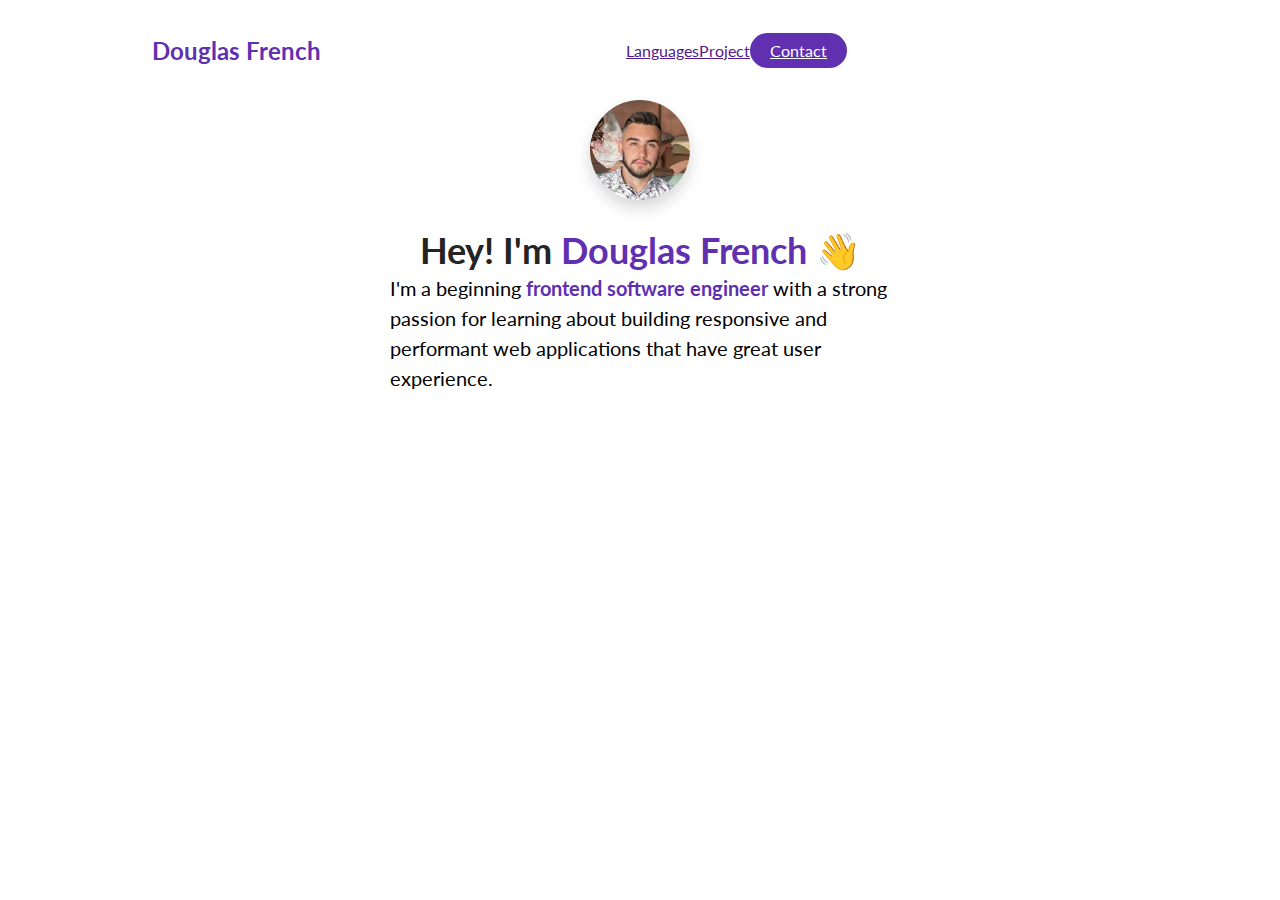
<file: index.html>
<!DOCTYPE html>
<html lang="en">
<head>
    <meta charset="UTF-8">
    <meta http-equiv="X-UA-Compatible" content="IE=edge">
    <meta name="viewport" content="width=device-width, initial-scale=1.0">
    <title>Document</title>
<link rel="stylesheet" href="./styles.css">
</head>
<body>
    <section id="about-me">
        <nav>
            <div class="personal__logo">Douglas French</div>
            <ul class="nav__link--list">
                <li class="nav__link">
                    <a href="" class="
                    nav__list--anchor
                    link__hover-effect
                    link__hover-effect--black">Languages</a>
                </li>
                <li class="nav__link">
                    <a href="" class="
                    nav__list--anchor
                    link__hover-effect
                    link__hover-effect--black">Project</a>
                </li>
                <li class="nav__link">
                    <a href="" class="
                    nav__list--anchor
                    nav__link--anchor-primary
                    ">Contact</a>
                </li>
            </ul>
        </nav>
        <div class=" flex flex-1">
            <div class="about-me__info row">
                <div class="about-me__info--container">
                    <figure class="about-me__info--mask">
                        <img src="./assets/me.jpeg" class="about-me__picture" alt="Picture of david">
                    </figure>
                    <h1>
                    Hey! I'm <span class="text--purple">Douglas French</span> 👋
                    </h1>
                    <p class="about-me__info--para">
                        I'm a beginning <strong class="text--purple">frontend software engineer</strong> with a strong passion for learning about building responsive and performant web applications that have great user experience.
                    </p>
                </div>
            </div>
        </div>
    </section>
</body>
</html>
</file>
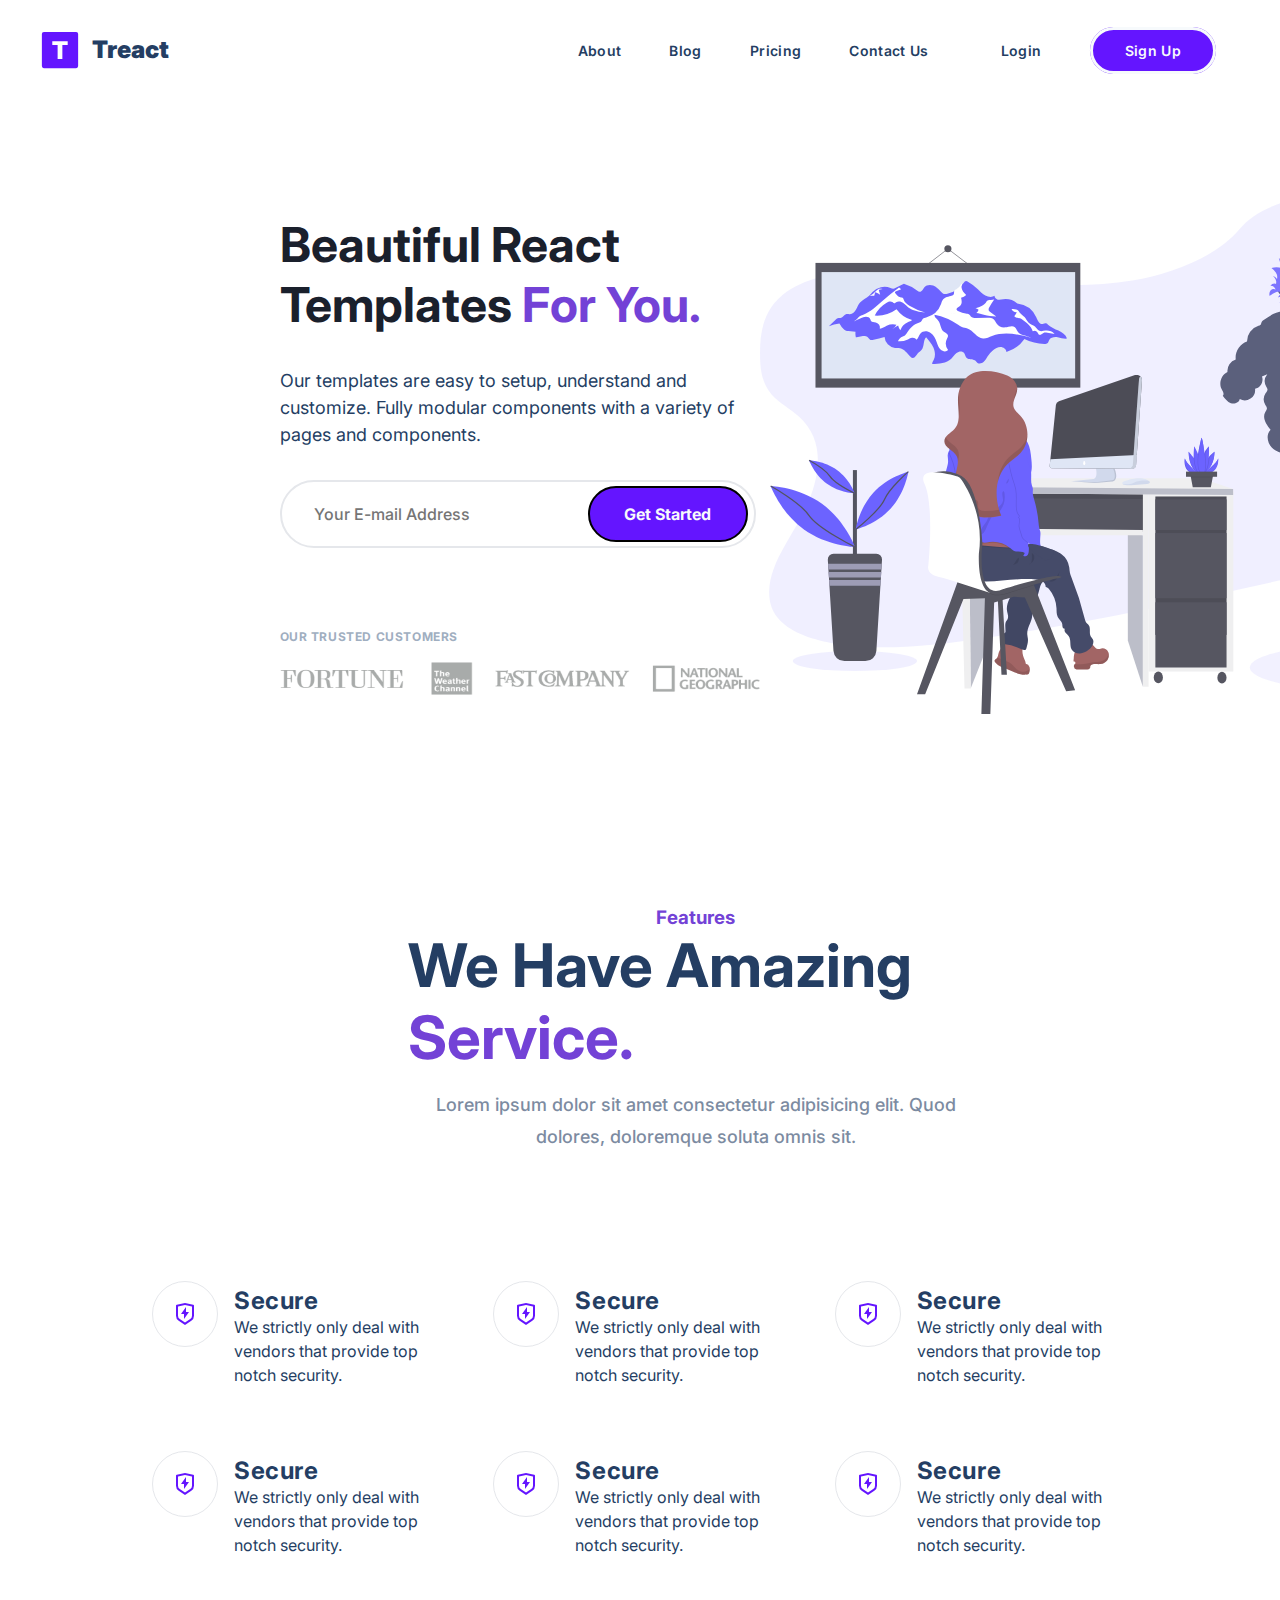
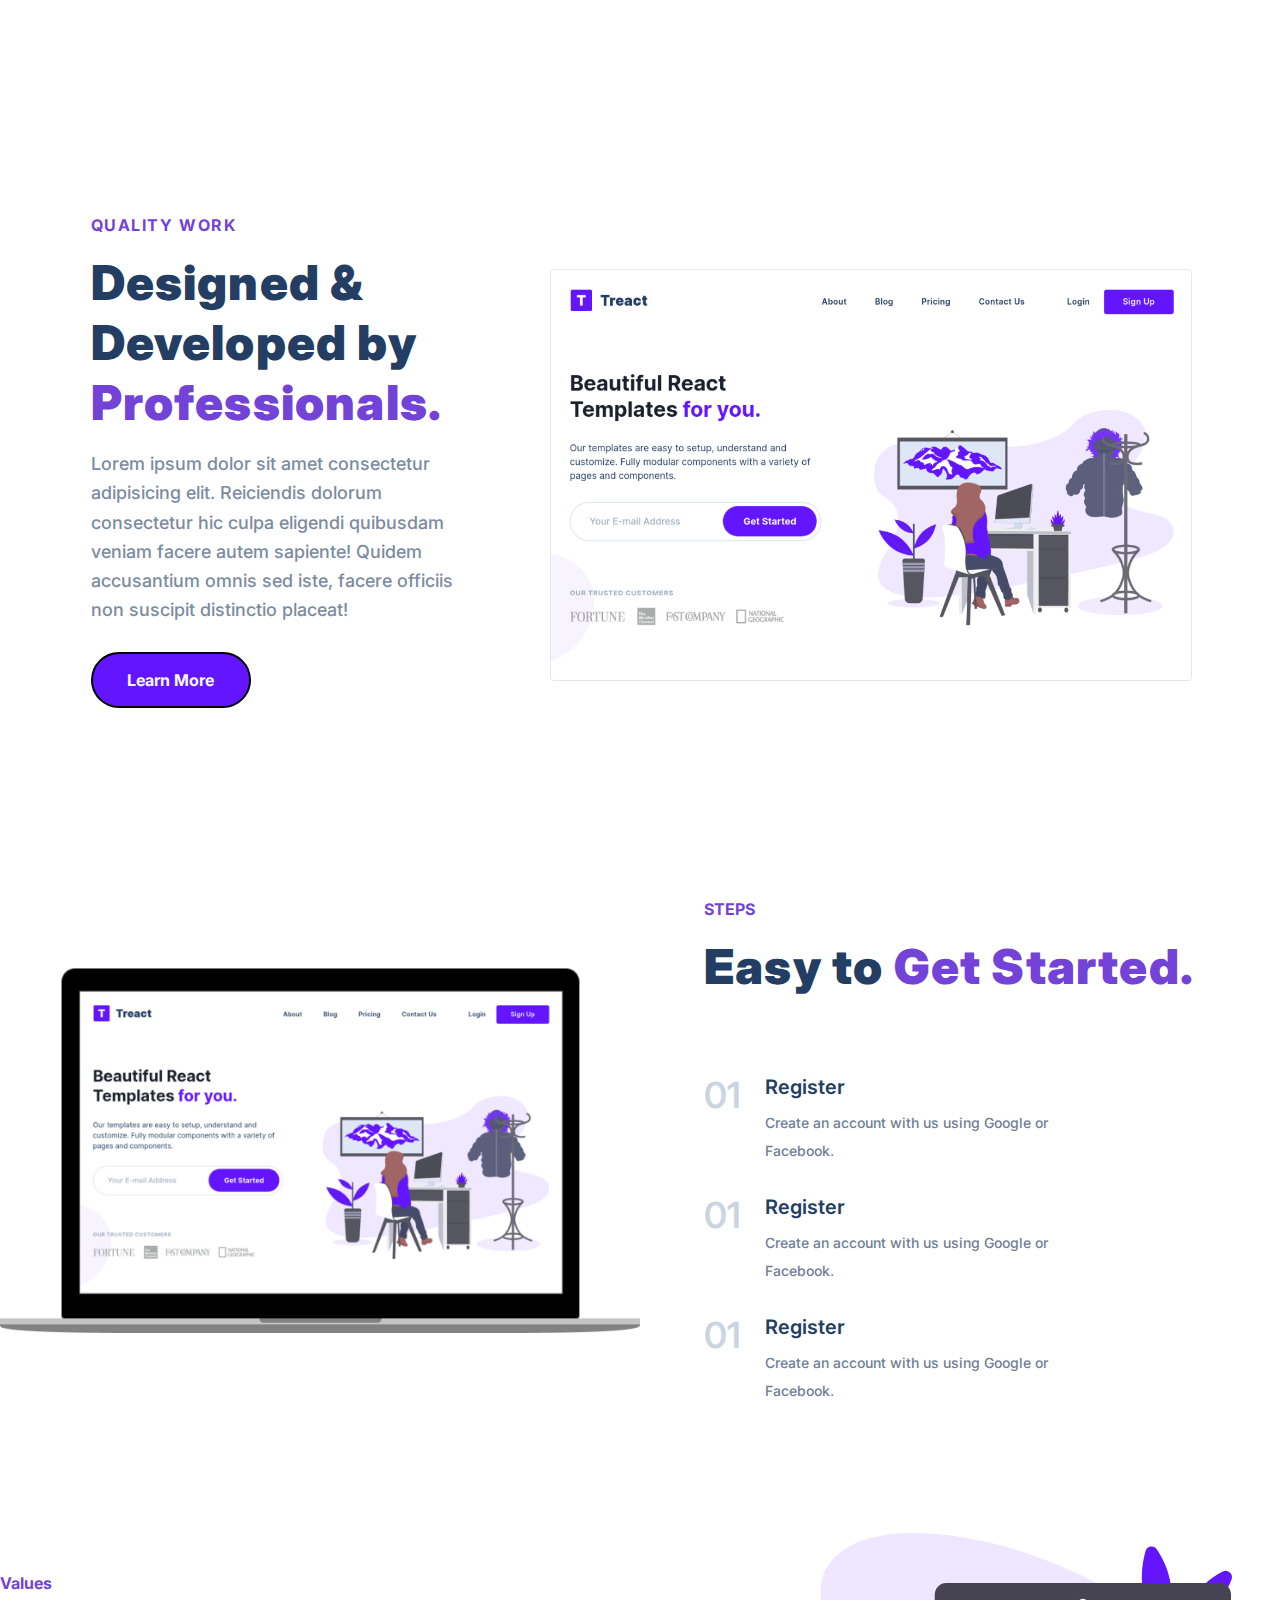
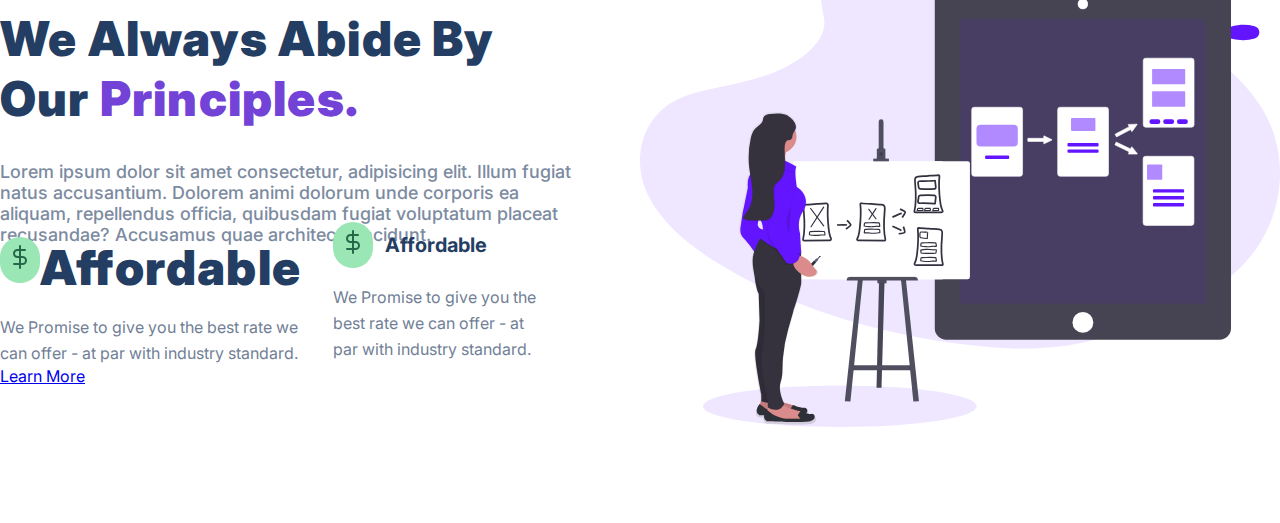
<file: Final HTML/index.html>
<!DOCTYPE html>
<html lang="en">
    <head>
        <link rel="stylesheet" href="styles.css">
        <meta charset="UTF-8">
        <meta http-equiv="X-UA-Compatible" content="IE=edge">
        <meta name="viewport" content="width=device-width, initial-scale=1.0">
        <title>Final HTML</title>
    </head>
    <body>
        <section id="nav">
            <nav>
                <div class="nav__container">
                    <a href="" class="logo__container">
                        <img src="./assets/TReact__logo.svg" alt="Treact Logo" class="logo__img">
                        Treact
                    </a>
                    <div class="nav__links--con">
                        <ul class="nav__links">
                            <li>
                                <a href="#" class="nav__link">About</a>
                            </li>
                            <li>
                                <a href="#" class="nav__link">Blog</a>
                            </li>
                            <li>
                                <a href="#" class="nav__link">Pricing</a>
                            </li>
                            <li>
                                <a href="#" class="nav__link">Contact Us</a>
                            </li>
                            <li>
                                <a href="#" class="nav__link nav__link--light">Login</a>
                            </li>
                            <li>
                                <a href="#" class="nav__link nav__link--primary">Sign Up</a>
                            </li>
                        </ul>
                    </div>
                </div>
            </nav>
        </section>
        <section id="landing">
            <div class="container">
                <div class="row two__column">
                    <div class="left">
                        <h1 class="left__heading">Beautiful React Templates
                            <span class="purple">For You.</span>
                        </h1>
                        <p class="left__para">Our templates are easy to setup, understand and customize. 
                            Fully modular components
                             with a variety of pages and components.</p>
                    
                    <div class="left__action">
                        <input type="text" placeholder="Your E-mail Address" class="input">
                        <button class="btn absolute__righttop">Get Started</button>
                    </div>
                    
                    <div class="customer__logo">
                        <p class="customer__para">Our TRUSTED Customers</p>
                        <img src="./assets/customers-logo-strip.680ac7c2.png" alt="" class="customer__img">
                    </div>
                </div>
                    <div class="right">
                        <div class="img__container--right">
                        <img src="./assets/undraw_winter_designer_a-2-m7.svg" alt="" class="right__img">
                    </div>
                    </div>
                </div>
            </div>
        </section>
        <section id="features">
            <div class="container">
                    <div class="three__column--container">
                        <div class="three-subheading">
                        <h3 class="three_subtitle"><span class="purple">Features</span></h3>
                    </div>
                        <div class="three__column--textcontainer">
                        <h2 class="three_heading">We Have Amazing <span class="purple">Service.</span></h2>
                        <p class="three__description">Lorem ipsum dolor sit amet consectetur adipisicing elit. Quod dolores, doloremque soluta omnis sit.
                        </p>
                    </div>
                    </div>
                    <div class="three__serperation"></div>
                    <div class="row three__column">

                        <div class="three__column--column">
                            <div class="column__card">
                                <span class="img__container">
                                    <img src="./assets/shield-icon1.svg" alt="Shield Icon" class="img__three">
                                </span>
                                <span class="text__container">
                                    <span class="title">Secure</span>
                                    <p class="description">We strictly only deal with vendors that provide top notch security.</p>
                                </span>
                            </div>
                        </div>
                        <div class="three__column--column">
                            <div class="column__card">
                                <span class="img__container">
                                    <img src="./assets/shield-icon1.svg" alt="Shield Icon" class="img__three">
                                </span>
                                <span class="text__container">
                                    <span class="title">Secure</span>
                                    <p class="description">We strictly only deal with vendors that provide top notch security.</p>
                            </span>
                        </div>
                    </div>
                    <div class="three__column--column">
                        <div class="column__card">
                            <span class="img__container">
                                <img src="./assets/shield-icon1.svg" alt="Shield Icon" class="img__three">
                            </span>
                            <span class="text__container">
                                <span class="title">Secure</span>
                                <p class="description">We strictly only deal with vendors that provide top notch security.</p>
                            </span>
                        </div>
                    </div>
                    <div class="three__column--column">
                        <div class="column__card">
                            <span class="img__container">
                                <img src="./assets/shield-icon1.svg" alt="Shield Icon" class="img__three">
                            </span>
                            <span class="text__container">
                                <span class="title">Secure</span>
                                <p class="description">We strictly only deal with vendors that provide top notch security.</p>
                            </span>
                        </div>
                    </div>
                    <div class="three__column--column">
                        <div class="column__card">
                            <span class="img__container">
                                <img src="./assets/shield-icon1.svg" alt="Shield Icon" class="img__three">
                            </span>
                            <span class="text__container">
                                <span class="title">Secure</span>
                                <p class="description">We strictly only deal with vendors that provide top notch security.</p>
                            </span>
                        </div>
                    </div>
                    <div class="three__column--column">
                        <div class="column__card">
                            <span class="img__container">
                                <img src="./assets/shield-icon1.svg" alt="Shield Icon" class="img__three">
                            </span>
                            <span class="text__container">
                                <span class="title">Secure</span>
                                <p class="description">We strictly only deal with vendors that provide top notch security.</p>
                            </span>
                        </div>
                    </div>
                </div>
                
            </div>
        </section>

        <section class="twocolwithbutton">
            <div class="twocolwithbutton__container">
                <div class="twocolwithbutton__twocolumn">
                    <div class="twocolwithbutton__imgcolumn">
                        <img src="./assets/why is that shit sqaure.png" alt="Screenshot of above landing" class="twocolwithbutton__img">
                        </div>
                <div class="twocolwithbutton__textcontent">
                    <div class="twocolwithbutton__textwords">
                    <h5 class="twocolwithbutton__subheading">
                        <span class="purple subheading__buttoncol">Quality Work</span>
                    </h5>
                    <h2 class="twocolwithbutton__heading">
                        Designed & Developed by <span class="purple">Professionals.</span>
                    </h2>
                    <p class="twocolwithbutton__description">Lorem ipsum dolor sit amet consectetur adipisicing elit. Reiciendis dolorum consectetur hic culpa eligendi quibusdam veniam facere autem sapiente! Quidem accusantium omnis sed iste, facere officiis non suscipit distinctio placeat!</p>
                    <a href="" class="twocolwithbutton__button">
                        <button class="btn">Learn More</button>
                    </a>
                </div>
            </div>
                
            </div>
        </div>
        </section>
        <section class="steps">
            <div class="twocolumnsteps__container">
                <div class="twocolumnsteps__column">
                    <div class="twocolumnsteps__imgcolumn">
                        <img src="./assets/thelaptop be where its at.png" alt="" class="twocolwithsteps__image">
                    </div>
                    <div class="twocolwithsteps__textcol">
                        <div class="twocolwithsteps__text">
                            <h5 class="steps__subheading"><span class="purple">STEPS</span></h5>
                            <h2 class="steps__heading">Easy to <span class="purple">Get Started.</span></h2>
                            <ul class="twocolwithsteps__steps">
                                <li class="twocolwithsteps__step"><div class="twocolwithsteps__number">01</div><div class="twocolwithsteps__steptext">
                                    <h6 class="stepheading">Register</h6> <p class="stepdescription">Create an account with us using Google or Facebook.</p>
                                </div></li>
                                <li class="twocolwithsteps__step"><div class="twocolwithsteps__number">01</div><div class="twocolwithsteps__steptext">
                                    <h6 class="stepheading">Register</h6> <p class="stepdescription">Create an account with us using Google or Facebook.</p>
                                </div></li>
                                <li class="twocolwithsteps__step"><div class="twocolwithsteps__number">01</div><div class="twocolwithsteps__steptext">
                                    <h6 class="stepheading">Register</h6> <p class="stepdescription">Create an account with us using Google or Facebook.</p>
                                </div></li>
                            </ul>
                        </div>
                    </div>
                </div>
            </div>
        </section>
        <section class="twocoltwohor">
            <div class="twocolwithtwohor__container">
                <div class="twocolwithtwohor__twocolumn">
                    <div class="twocolwithhor__imagecolumn">
                        <img src="./assets/twocolwithhor.svg" alt="presentation illustration" class="twocolwithtwohor__image">
                    </div>
                    <div class="twocolwithtwohor__textcolumn">
                        <div class="twocolwithtwohor__textcontent">
                            <h5 class="twocolwithtwohor__subheading"><span class="purple">Values</span></h5>
                            <h2 class="twocolwithtwohor__heading">We Always Abide By Our <span class="purple">Principles.</span></h2>
                            <p class="twocolwithtwohor__description">
                                Lorem ipsum dolor sit amet consectetur, adipisicing elit. Illum fugiat natus accusantium. Dolorem animi dolorum unde corporis ea aliquam, repellendus officia, quibusdam fugiat voluptatum placeat recusandae? Accusamus quae architecto incidunt.
                            </p>
                            <div class="twocolwithtwohor__featuresandbutton--feature">
                                <div class="twocolwithtwohor__feature">
                                    <div class="twocolwithtwohor__featureheading--container">
                                        <div class="twocolwithtwohor__featureicon">
                                            <svg xmlns="http://www.w3.org/2000/svg" width="24" height="24" viewBox="0 0 24 24" fill="none" stroke="currentColor" stroke-width="2" stroke-linecap="round" stroke-linejoin="round" class="feather feather-dollar-sign"><line x1="12" y1="1" x2="12" y2="23"></line><path d="M17 5H9.5a3.5 3.5 0 0 0 0 7h5a3.5 3.5 0 0 1 0 7H6"></path></svg>
                                            </div>
                                            <div class="twocolwithtwohor__heading">Affordable</div>
                                    </div>
                                    <div class="twocolwithtwohor__featuredescription">We Promise to give you the best rate we can offer - at par with industry standard.</div>
                                </div>
                                <div class="twocolwithtwohor__feature">
                                    <div class="twocolwithtwohor__featureheading--container">
                                        <div class="twocolwithtwohor__featureicon">
                                            <svg xmlns="http://www.w3.org/2000/svg" width="24" height="24" viewBox="0 0 24 24" fill="none" stroke="currentColor" stroke-width="2" stroke-linecap="round" stroke-linejoin="round" class="feather feather-dollar-sign"><line x1="12" y1="1" x2="12" y2="23"></line><path d="M17 5H9.5a3.5 3.5 0 0 0 0 7h5a3.5 3.5 0 0 1 0 7H6"></path></svg>
                                            </div>
                                            <div class="twocolwithtwohor__featureheading">Affordable</div>
                                    </div>
                                    <div class="twocolwithtwohor__featuredescription">We Promise to give you the best rate we can offer - at par with industry standard.</div>
                                </div>
                            </div>
                            <a href="https://timerse.com" class="twocolwithtwohor__PrimaryButton">Learn More</a>
                        </div>
                    </div>
                </div>
            </div>
        </section>
    </body>
</html>
</file>
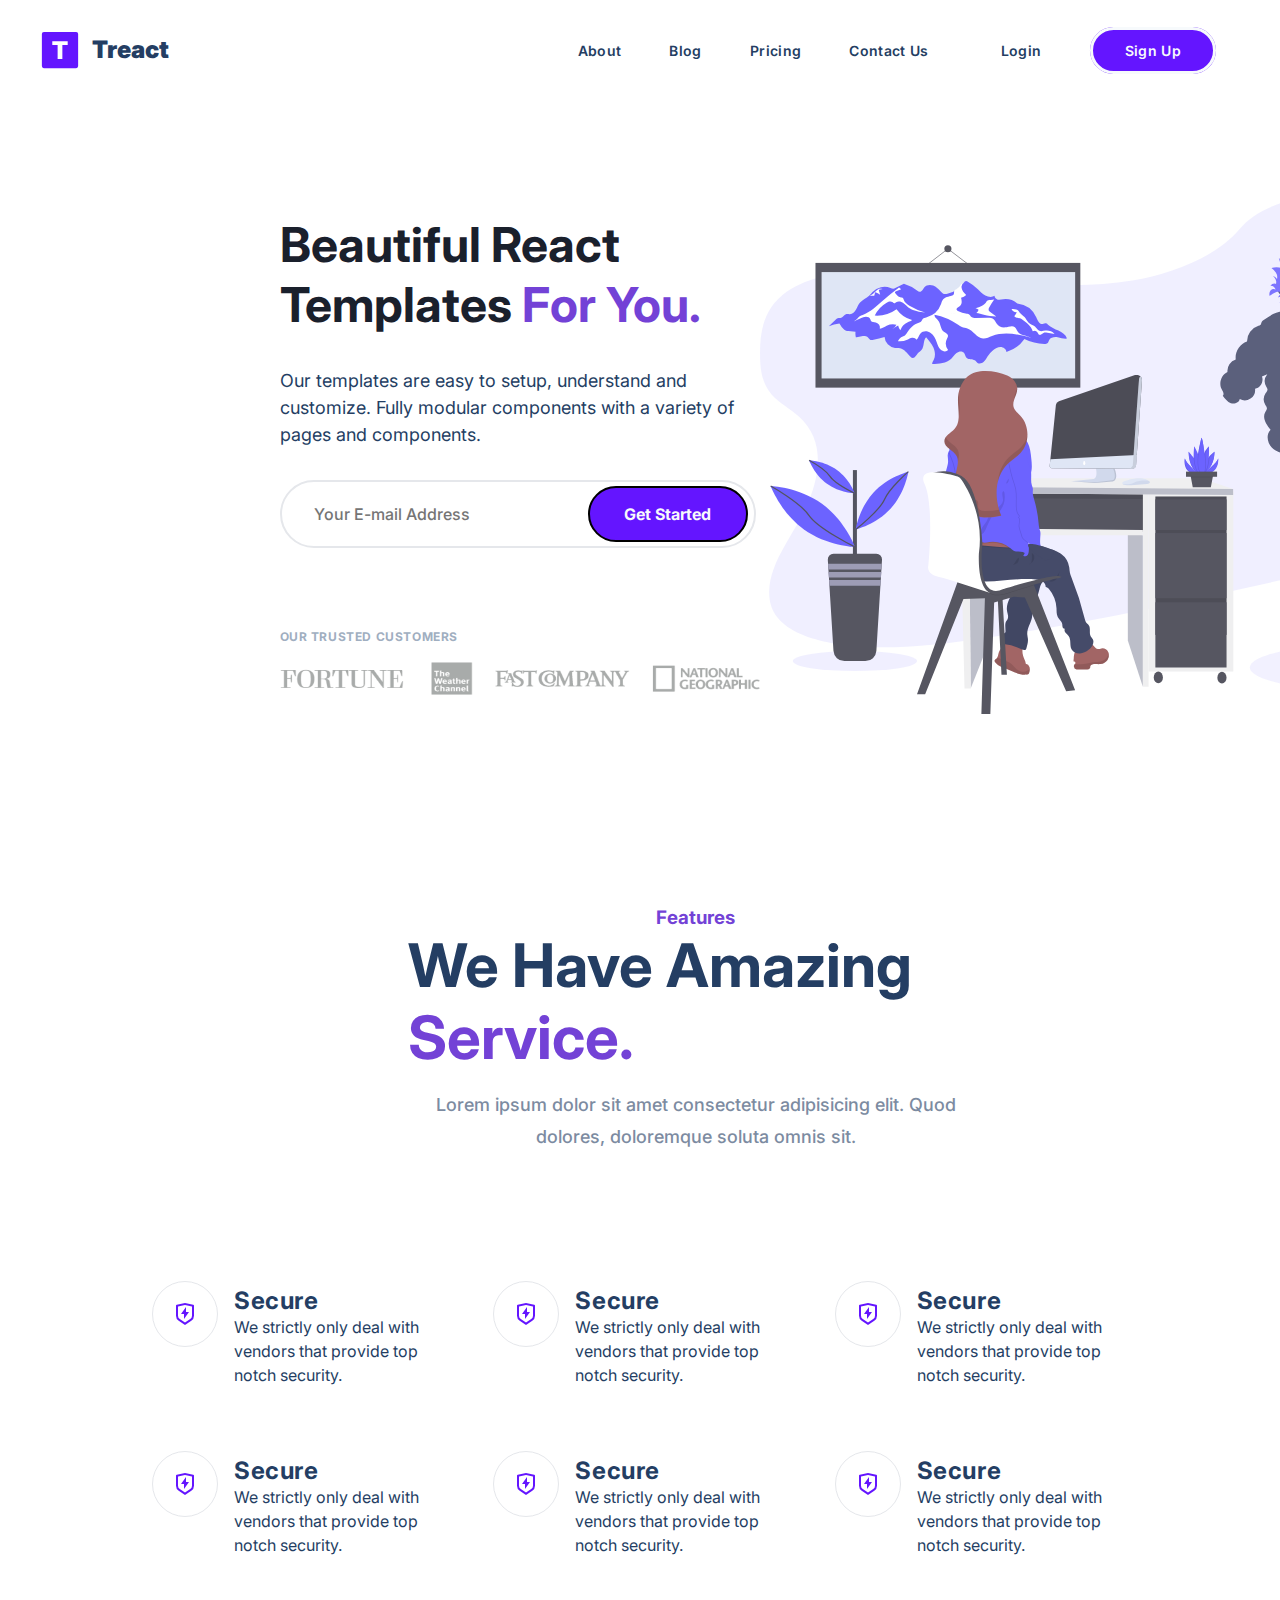
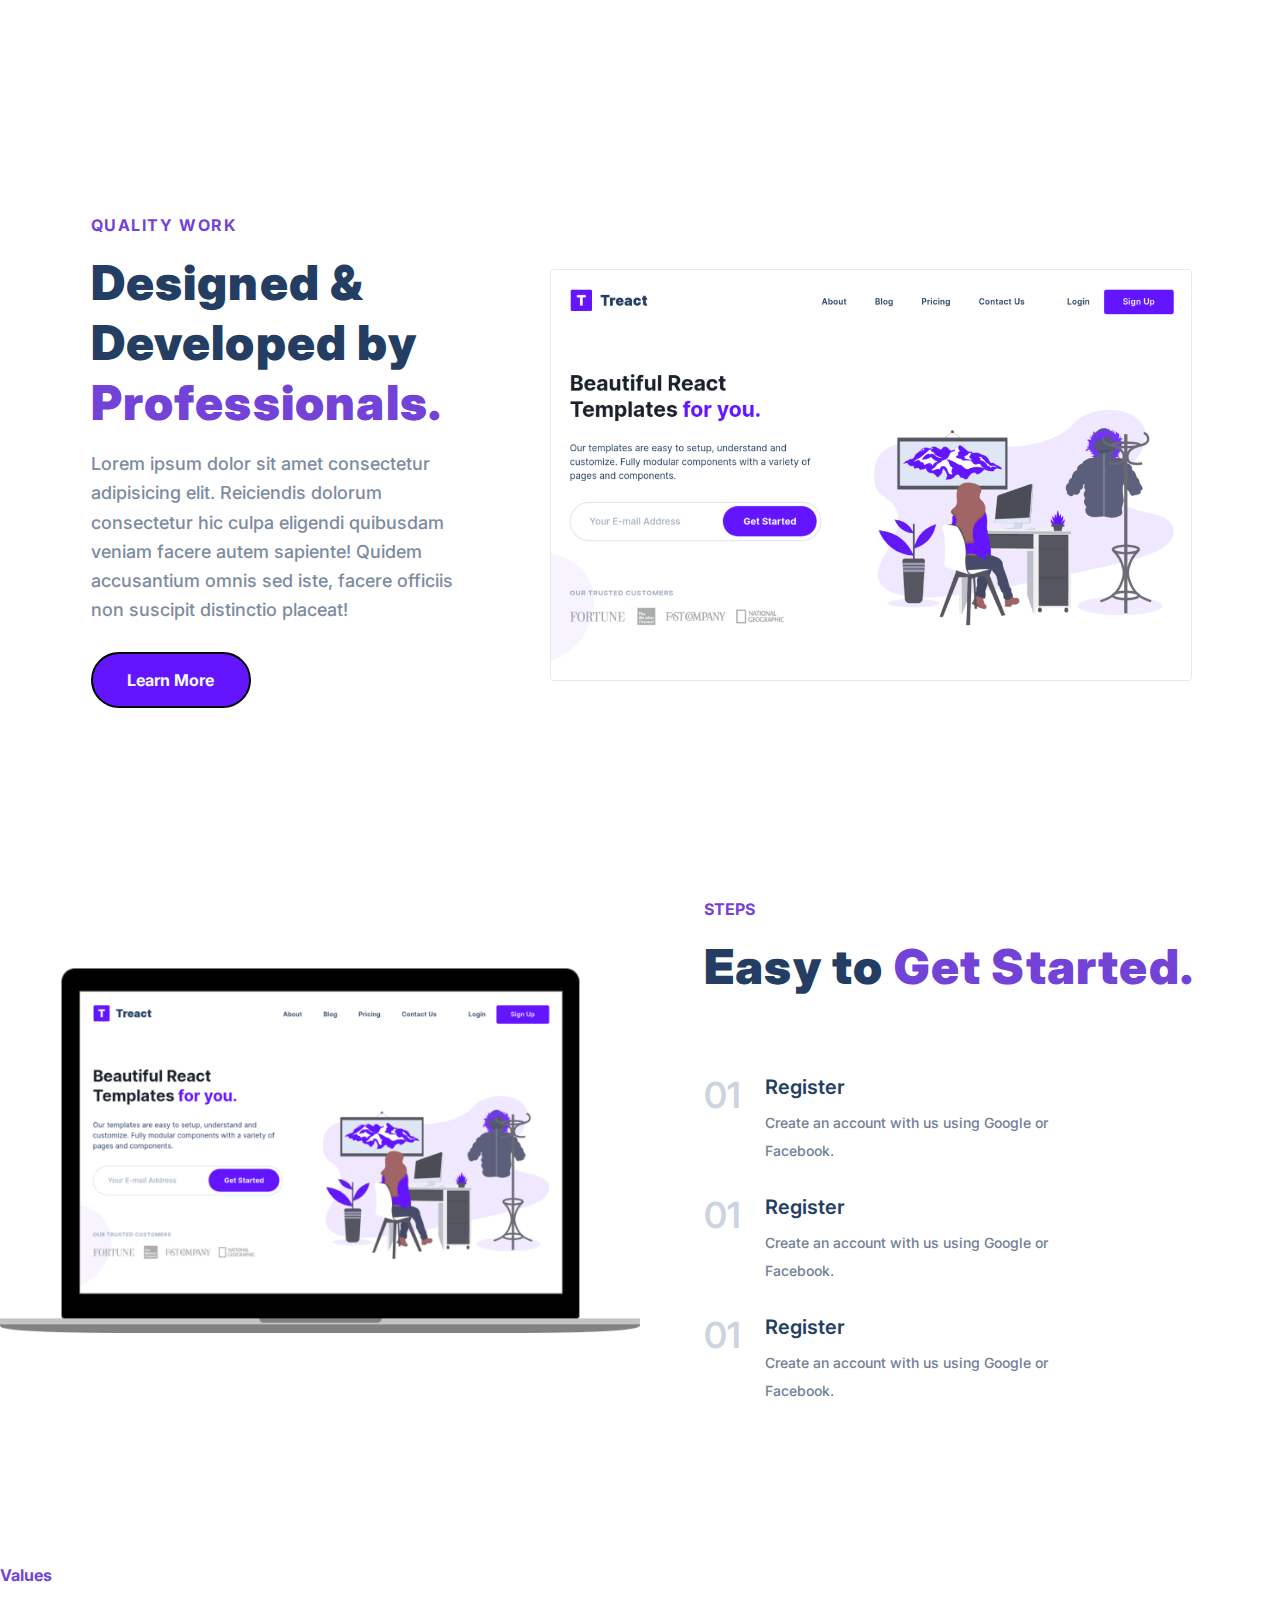
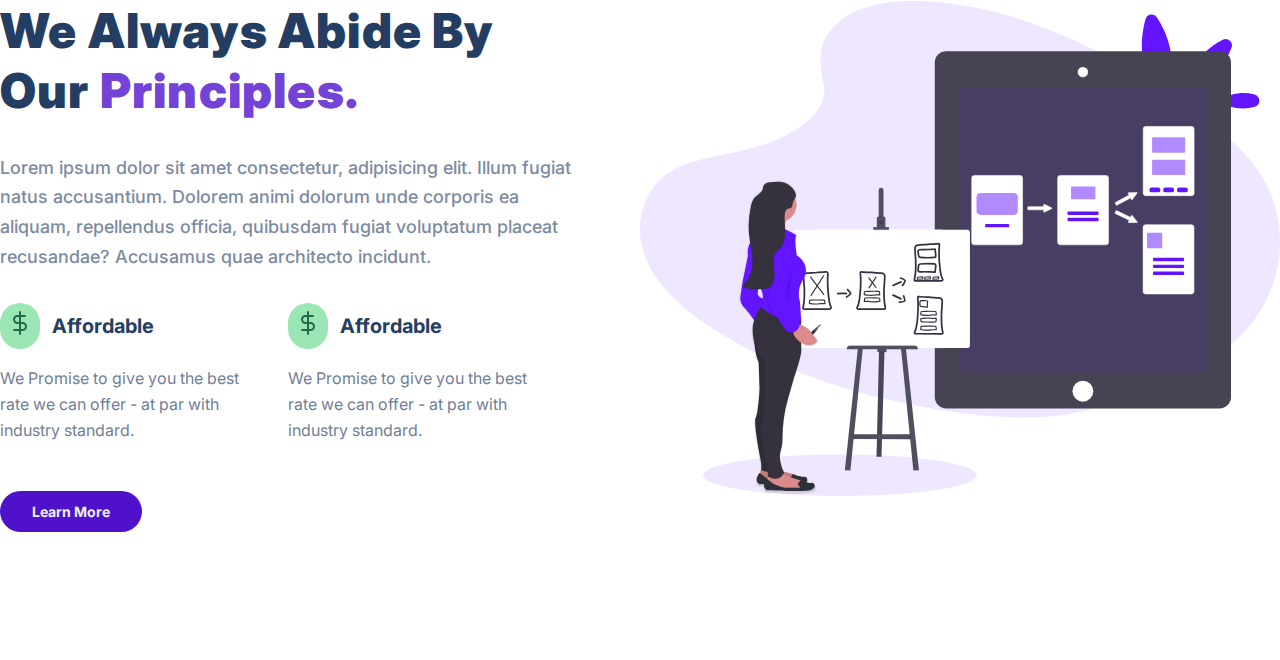
<file: Final HTML/Final HTML/index.html>
<!DOCTYPE html>
<html lang="en">
    <head>
        <link rel="stylesheet" href="styles.css">
        <meta charset="UTF-8">
        <meta http-equiv="X-UA-Compatible" content="IE=edge">
        <meta name="viewport" content="width=device-width, initial-scale=1.0">
        <title>Final HTML</title>
    </head>
    <body>
        <section id="nav">
            <nav>
                <div class="nav__container">
                    <a href="" class="logo__container">
                        <img src="./assets/TReact__logo.svg" alt="Treact Logo" class="logo__img">
                        Treact
                    </a>
                    <div class="nav__links--con">
                        <ul class="nav__links">
                            <li>
                                <a href="#" class="nav__link">About</a>
                            </li>
                            <li>
                                <a href="#" class="nav__link">Blog</a>
                            </li>
                            <li>
                                <a href="#" class="nav__link">Pricing</a>
                            </li>
                            <li>
                                <a href="#" class="nav__link">Contact Us</a>
                            </li>
                            <li>
                                <a href="#" class="nav__link nav__link--light">Login</a>
                            </li>
                            <li>
                                <a href="#" class="nav__link nav__link--primary">Sign Up</a>
                            </li>
                        </ul>
                    </div>
                </div>
            </nav>
        </section>
        <section id="landing">
            <div class="container">
                <div class="row two__column">
                    <div class="left">
                        <h1 class="left__heading">Beautiful React Templates
                            <span class="purple">For You.</span>
                        </h1>
                        <p class="left__para">Our templates are easy to setup, understand and customize. 
                            Fully modular components
                             with a variety of pages and components.</p>
                    
                    <div class="left__action">
                        <input type="text" placeholder="Your E-mail Address" class="input">
                        <button class="btn absolute__righttop">Get Started</button>
                    </div>
                    
                    <div class="customer__logo">
                        <p class="customer__para">Our TRUSTED Customers</p>
                        <img src="./assets/customers-logo-strip.680ac7c2.png" alt="" class="customer__img">
                    </div>
                </div>
                    <div class="right">
                        <div class="img__container--right">
                        <img src="./assets/undraw_winter_designer_a-2-m7.svg" alt="" class="right__img">
                    </div>
                    </div>
                </div>
            </div>
        </section>
        <section id="features">
            <div class="container">
                    <div class="three__column--container">
                        <div class="three-subheading">
                        <h3 class="three_subtitle"><span class="purple">Features</span></h3>
                    </div>
                        <div class="three__column--textcontainer">
                        <h2 class="three_heading">We Have Amazing <span class="purple">Service.</span></h2>
                        <p class="three__description">Lorem ipsum dolor sit amet consectetur adipisicing elit. Quod dolores, doloremque soluta omnis sit.
                        </p>
                    </div>
                    </div>
                    <div class="three__serperation"></div>
                    <div class="row three__column">

                        <div class="three__column--column">
                            <div class="column__card">
                                <span class="img__container">
                                    <img src="./assets/shield-icon1.svg" alt="Shield Icon" class="img__three">
                                </span>
                                <span class="text__container">
                                    <span class="title">Secure</span>
                                    <p class="description">We strictly only deal with vendors that provide top notch security.</p>
                                </span>
                            </div>
                        </div>
                        <div class="three__column--column">
                            <div class="column__card">
                                <span class="img__container">
                                    <img src="./assets/shield-icon1.svg" alt="Shield Icon" class="img__three">
                                </span>
                                <span class="text__container">
                                    <span class="title">Secure</span>
                                    <p class="description">We strictly only deal with vendors that provide top notch security.</p>
                            </span>
                        </div>
                    </div>
                    <div class="three__column--column">
                        <div class="column__card">
                            <span class="img__container">
                                <img src="./assets/shield-icon1.svg" alt="Shield Icon" class="img__three">
                            </span>
                            <span class="text__container">
                                <span class="title">Secure</span>
                                <p class="description">We strictly only deal with vendors that provide top notch security.</p>
                            </span>
                        </div>
                    </div>
                    <div class="three__column--column">
                        <div class="column__card">
                            <span class="img__container">
                                <img src="./assets/shield-icon1.svg" alt="Shield Icon" class="img__three">
                            </span>
                            <span class="text__container">
                                <span class="title">Secure</span>
                                <p class="description">We strictly only deal with vendors that provide top notch security.</p>
                            </span>
                        </div>
                    </div>
                    <div class="three__column--column">
                        <div class="column__card">
                            <span class="img__container">
                                <img src="./assets/shield-icon1.svg" alt="Shield Icon" class="img__three">
                            </span>
                            <span class="text__container">
                                <span class="title">Secure</span>
                                <p class="description">We strictly only deal with vendors that provide top notch security.</p>
                            </span>
                        </div>
                    </div>
                    <div class="three__column--column">
                        <div class="column__card">
                            <span class="img__container">
                                <img src="./assets/shield-icon1.svg" alt="Shield Icon" class="img__three">
                            </span>
                            <span class="text__container">
                                <span class="title">Secure</span>
                                <p class="description">We strictly only deal with vendors that provide top notch security.</p>
                            </span>
                        </div>
                    </div>
                </div>
                
            </div>
        </section>

        <section class="twocolwithbutton">
            <div class="twocolwithbutton__container">
                <div class="twocolwithbutton__twocolumn">
                    <div class="twocolwithbutton__imgcolumn">
                        <img src="./assets/why is that shit sqaure.png" alt="Screenshot of above landing" class="twocolwithbutton__img">
                        </div>
                <div class="twocolwithbutton__textcontent">
                    <div class="twocolwithbutton__textwords">
                    <h5 class="twocolwithbutton__subheading">
                        <span class="purple subheading__buttoncol">Quality Work</span>
                    </h5>
                    <h2 class="twocolwithbutton__heading">
                        Designed & Developed by <span class="purple">Professionals.</span>
                    </h2>
                    <p class="twocolwithbutton__description">Lorem ipsum dolor sit amet consectetur adipisicing elit. Reiciendis dolorum consectetur hic culpa eligendi quibusdam veniam facere autem sapiente! Quidem accusantium omnis sed iste, facere officiis non suscipit distinctio placeat!</p>
                    <a href="" class="twocolwithbutton__button">
                        <button class="btn">Learn More</button>
                    </a>
                </div>
            </div>
                
            </div>
        </div>
        </section>
        <section class="steps">
            <div class="twocolumnsteps__container">
                <div class="twocolumnsteps__column">
                    <div class="twocolumnsteps__imgcolumn">
                        <img src="./assets/thelaptop be where its at.png" alt="" class="twocolwithsteps__image">
                    </div>
                    <div class="twocolwithsteps__textcol">
                        <div class="twocolwithsteps__text">
                            <h5 class="steps__subheading"><span class="purple">STEPS</span></h5>
                            <h2 class="steps__heading">Easy to <span class="purple">Get Started.</span></h2>
                            <ul class="twocolwithsteps__steps">
                                <li class="twocolwithsteps__step"><div class="twocolwithsteps__number">01</div><div class="twocolwithsteps__steptext">
                                    <h6 class="stepheading">Register</h6> <p class="stepdescription">Create an account with us using Google or Facebook.</p>
                                </div></li>
                                <li class="twocolwithsteps__step"><div class="twocolwithsteps__number">01</div><div class="twocolwithsteps__steptext">
                                    <h6 class="stepheading">Register</h6> <p class="stepdescription">Create an account with us using Google or Facebook.</p>
                                </div></li>
                                <li class="twocolwithsteps__step"><div class="twocolwithsteps__number">01</div><div class="twocolwithsteps__steptext">
                                    <h6 class="stepheading">Register</h6> <p class="stepdescription">Create an account with us using Google or Facebook.</p>
                                </div></li>
                            </ul>
                        </div>
                    </div>
                </div>
            </div>
        </section>
        <section class="twocoltwohor">
            <div class="twocolwithtwohor__container">
                <div class="twocolwithtwohor__twocolumn">
                    <div class="twocolwithhor__imagecolumn">
                        <img src="./assets/twocolwithhor.svg" alt="presentation illustration" class="twocolwithtwohor__image">
                    </div>
                    <div class="twocolwithtwohor__textcolumn">
                        <div class="twocolwithtwohor__textcontent">
                            <h5 class="twocolwithtwohor__subheading"><span class="purple">Values</span></h5>
                            <h2 class="twocolwithtwohor__heading">We Always Abide By Our <span class="purple">Principles.</span></h2>
                            <p class="twocolwithtwohor__description">
                                Lorem ipsum dolor sit amet consectetur, adipisicing elit. Illum fugiat natus accusantium. Dolorem animi dolorum unde corporis ea aliquam, repellendus officia, quibusdam fugiat voluptatum placeat recusandae? Accusamus quae architecto incidunt.
                            </p>
                            <div class="twocolwithtwohor__featuresandbutton--feature">
                                <div class="twocolwithtwohor__feature">
                                    <div class="twocolwithtwohor__featureheading--container">
                                        <div class="twocolwithtwohor__featureicon">
                                            <svg xmlns="http://www.w3.org/2000/svg" width="24" height="24" viewBox="0 0 24 24" fill="none" stroke="currentColor" stroke-width="2" stroke-linecap="round" stroke-linejoin="round" class="feather feather-dollar-sign"><line x1="12" y1="1" x2="12" y2="23"></line><path d="M17 5H9.5a3.5 3.5 0 0 0 0 7h5a3.5 3.5 0 0 1 0 7H6"></path></svg>
                                            </div>
                                            <div class="twocolwithtwohor__featureheading">Affordable</div>
                                    </div>
                                    <div class="twocolwithtwohor__featuredescription">We Promise to give you the best rate we can offer - at par with industry standard.</div>
                                </div>
                                <div class="twocolwithtwohor__feature">
                                    <div class="twocolwithtwohor__featureheading--container">
                                        <div class="twocolwithtwohor__featureicon">
                                            <svg xmlns="http://www.w3.org/2000/svg" width="24" height="24" viewBox="0 0 24 24" fill="none" stroke="currentColor" stroke-width="2" stroke-linecap="round" stroke-linejoin="round" class="feather feather-dollar-sign"><line x1="12" y1="1" x2="12" y2="23"></line><path d="M17 5H9.5a3.5 3.5 0 0 0 0 7h5a3.5 3.5 0 0 1 0 7H6"></path></svg>
                                            </div>
                                            <div class="twocolwithtwohor__featureheading">Affordable</div>
                                    </div>
                                    <div class="twocolwithtwohor__featuredescription">We Promise to give you the best rate we can offer - at par with industry standard.</div>
                                </div>
                            </div>
                            <a href="https://timerse.com" class="twocolwithtwohor__PrimaryButton">Learn More</a>
                        </div>
                    </div>
                </div>
            </div>
        </section>
    </body>
</html>
</file>
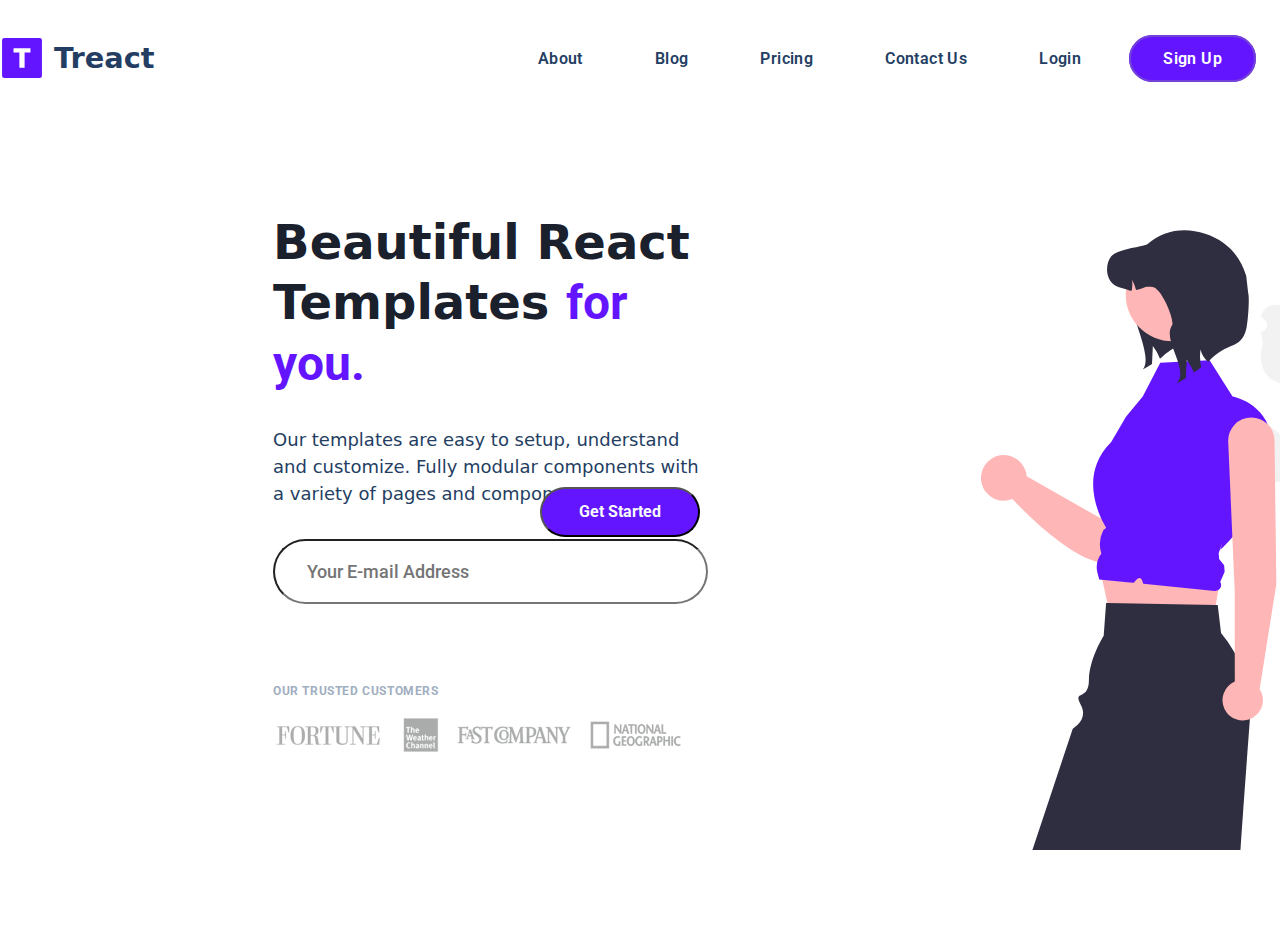
<file: Recreate/Recreate/index.html>
<!DOCTYPE html>
<html lang="en">
  <head>
    <meta charset="UTF-8" />
    <meta http-equiv="X-UA-Compatible" content="IE=edge" />
    <meta name="viewport" content="width=device-width, initial-scale=1.0" />
    <title>Recreate</title>
    <link rel="stylesheet" href="styles.css" />
  </head>
  <body>
    <section id="light">
      <header>
        <nav>
          <div class="nav__container">
            <div class="nav__link--logo">
              <img src="./assets/treact logo.svg" alt="LOGO" class="logo" />
              <li><a href="#" class="nav__link--logo">Treact</a></li>
            </div>
            <ul class="nav_links">
              <li><a href="#" class="nav__link">About</a></li>
              <li><a href="#" class="nav__link">Blog</a></li>
              <li><a href="#" class="nav__link">Pricing</a></li>
              <li><a href="#" class="nav__link">Contact Us</a></li>
              <li>
                <a href="#" class="nav__link nav__link--secondary">Login</a>
              </li>
              <li>
                <a href="#" class="nav__link nav__link--primary">Sign Up</a>
              </li>
            </ul>
          </div>
        </nav>
      </header>
      <div class="twocolumn__container">
        <div class="twocolumn">
          <div class="twocolumn__left">
            <h1 class="twocolumn__left--heading">
              Beautiful React Templates <span class="colortext">for you.</span>
            </h1>
            <p class="twocolumn__left--para">
              Our templates are easy to setup, understand and customize. Fully
              modular components with a variety of pages and components.
            </p>
          
          <div class="twocolumn__action">
            <input type="text" class="textarea" placeholder="Your E-mail Address" />
            <button class="btn button">Get Started</button>
        </div>
            <div class="twocolumn__customerslogo">
              <p class="twocolumn__cust--para">Our TRUSTED Customers</p>
              <img src="./assets/customer logos.png" alt="Customer logos" />
            </div>
        
          </div>
          <div class="twocolumn__right">
            <div class="twocolumn__rightimgcontainer">
              <img
                class="twocolumn__img"
                src="./assets/undraw_people_re_8spw.svg"
                alt="Simple design Image"
              />
            </div>
          </div>
        </div>
      </div>
    </section>
  </body>
</html>
</file>
<file: styles.css>
@import url('https://fonts.googleapis.com/css2?family=Lato:wght@400;700&family=Roboto+Slab:wght@300;400;500&family=Roboto:wght@300;400;500;700&display=swap');
*{
    font-family: 'Lato', sans-serif;
    padding: 0;
    margin: 0 auto;
    box-sizing: border-box;
}

h1, h2, h3, h4, h5, h6, span {
    color: #242424;
    text-align: center;
    line-height: 1.25;
}

h1{
    font-size: 36px;
}

p{
    line-height: 1.5;
    font-size: 16px;
}
li{
    list-style-type: none;
}
.flex {
    display: flex;
}
.flex-1 {
    flex: 1;
}
.row {
    width: 100%;
    max-width: 800px;
    margin: 0 auto;
}
.text--purple { 
    color: #6030b1
}
/* NAVIGATION BAR */
nav{
    height: 100px;
    width: 100%;
    max-width: 1000px;
    margin: 0 auto;
    display: flex;
    justify-content: space-between;
    align-items: center;
}

.nav__link--list {
    display: flex;
}
.nav__link--anchor { 
    margin: 0 12px;
    color: #242424;
    text-decoration: none;
    font-weight: 700;
}
.nav__link--anchor-primary { 
    background-color: #6030b1;
    padding: 8px 20px;
    border-radius: 50px;
    color: white;
    transition: all 300ms ease;
}
.nav__link--anchor-primary:hover{
    background-color: #5d3eff;
}
.personal__logo {
    font-size: 24px;
    color: #6030b1;
    margin: 0 12px;
    font-weight: bold;
}

/* ABOUT ME */

#about-me { 
    min-height: 100vh;
    display: flex;
    flex-direction: column;
}
.about-me__info--container { 
    display: flex;
    flex-direction: column;
    align-items: center;
    max-width: 500px;
}

.about-me__info--mask { 
    width: 100px;
    height: 100px;
    border-radius: 50%;
    overflow: hidden;
    box-shadow: 0 8px 16px rgba(0, 0, 0, 0.16);
    margin-bottom: 28px ;
}
.about-me__picture {
    width: 100%;

    /* improving my picture */
    transform: scale(1.5);
    padding-top: 8px;
}

.about-me__info--para {
    font-size: 20px;
    margin-bottom: 28px;
}
.about-me__info--title {
    font-size: 16px;
}
</file>
<file: Final HTML/styles.css>
@import url('https://fonts.googleapis.com/css2?family=Inter:wght@400;500;700;900&family=Roboto:wght@400;500;700&display=swap');
* {
    padding:0;
    margin:0;
   /* box-sizing: border-box; */
   font-family: inter;
}

nav{
    height: 100px;
    display: flex;
}

.nav__container {
    width: 100%;
    max-width: 1200px;
    display: flex;
    justify-content: space-between;
    align-items: center;
    margin: 0 auto;
    padding: 0 24px;
}

ul{
    display: flex;
}


.container {
position: relative;
}

html {
    scroll-behavior: smooth;
}
img {
    width: 100%;
}
body {
    max-width: 100vw;
    overflow-x: hidden;
}

.purple {
    color: #7342d6;
}
.row{
width: 100%;
max-width: 1200px;
margin: 0 auto;
}
/* Nav */

nav {
    height: 100px;
    display: flex;
    
}
.nav__container{
display: flex;
width: 100%;

    
    max-width: 1200px;
    width: 100%;
    padding: 0px 24px;
    display: flex;
    justify-content: space-between;
    line-height: 24px;
    font-family: 'inter';
    font-weight: 500; 
}

.logo__container{
    display: flex;
    -moz-box-align: center;
    align-items: center;
    font-weight: 900;
    border-bottom-width: 0px;
    font-size: 1.5rem !important;
    margin-left: 0px !important;
    font-family: 'inter';
    text-decoration: none;
    font-size: 24px;
    color: rgb(36, 62, 99);
}
.logo__img {
    width: 2.5rem;
    margin-right: 0.75rem;
}
.nav__links {
    list-style: none;
    text-decoration: none;
    

}
.nav__link {
color: rgb(36, 62, 99);
list-style: none;
text-decoration: none;
margin: 0 24px ;
font-size: 14px;
line-height: 21px;
font-weight: 600;
padding-bottom: 4px;
letter-spacing: 0.35px
}
.nav__link--light {
margin-left: 48px;
margin-right: 24px;
}
.nav__link--primary {
    background-color: rgb(100, 21, 255);
    border-radius: 9999px;
    border-style: solid;
    color: rgb(247, 250, 252);
    padding: 12px 32px;
}

/* Landing */ 

#landing {

}

.two__column {
    display: flex; 
    flex-direction: row;
    align-items: center;
    padding: 96px 0;
    margin: 0 279.5px ;
}

.left {
position: relative;
margin: 0 auto;
text-align: left;
display: flex;
flex-direction: column;
width: 40%;
}
.left__heading {
font-size: 48px !important;
font-weight: 700;
line-height: 60px;
color: rgb(26, 32, 44);
}
.left__para {
    color: rgb(36, 62, 99);
    font-size: 18px !important;
    line-height: 27px;
    margin: 32px 0;
}
.left__action {
line-height: 24px;
font-size: 16px;
font-weight: 500;
max-width: 448px;
position: relative;
display: flex;
text-align: center;
border-color: rgb(229, 231, 235);
border-radius: 9999px;
}
.btn {
    background-color: rgb(100, 21, 255);
    border-radius: 9999px;
    border-style: solid;
    color: rgb(247, 250, 252);
    font-size: 16px;
    font-weight: 700;
    display: flex;
    justify-content: center;
    margin-bottom: 8px;
    margin-left: 0;
    margin-right: -20px;
    margin-top: 6px;
    padding: 16px 0;
    width: 160px;
}
.absolute__righttop {
    position: absolute;
    right: 0px;
    top: 0px;
}
.input {
    text-align: start;
    width: 448px;
   border-radius: 9999px;
   border-width: 2px;
   border-style: solid;
   border-color: rgb(229, 231, 235);
   font-size: 16px;
   font-weight: 500;
   line-height: 24px;
   margin: 0;
   padding: 20px 192px 20px 32px;
   
   

}

.customer__logo {
    border-bottom-color: rgb(229, 231, 235);
    border-style: solid;
    border-width: 0px;
    border-image-outset: 0;
    border-image-repeat: stretch;
    border-image-slice: 100%;
    border-image-source: none;
    border-image-width: 1;
    color: rgb(36, 62, 99);
    font-family: inter;
    line-height: 24px;
    margin-top: 80px;
    text-align: left;
    
}

.customer__para {
    color: rgb(160, 174, 192);
    font-size: 12px;
    font-weight: 700;
    letter-spacing: 0.6px;
    line-height: 18px;
    margin: 0;
    text-align: left;
    text-transform: uppercase;
}
.customer__img {
 display: block;
 height: 32.3667px;
margin-top:16px ;
max-width: 100%;
opacity: 0.5;
padding-right: 128px;
vertical-align: middle;
height: 33.6px;
    width: 533.333px;
}

.right {
align-self: flex-end;
border-image-repeat: stretch;
display:flex;
flex-basis: 0%;
flex-direction: column;
flex-grow: 1;
flex-shrink: 1;
justify-content: center;
position: relative;
width: 60%;
}
.img__container--right {
    display: flex;
align-items: center;
justify-content: flex-end;


}
.right__img {
height: auto;
max-width: 768px;
min-width: 0px;
display: block;
width: 768px;

}

/* FEATURES */ 

#features

.container {

}
.three__column--container {
    display: flex;
    align-items: center;
    flex-direction: column;
    flex-wrap: wrap;
   justify-content: center; 
   max-width: 1024 /* could be 1200 */ ;
   padding-top: 96px;
   margin-left: 407.5px ;
   margin-right: 407.5px;
}
.three__subheading{
}

.three__column--textcontainer {
    display: flex;
    align-items: center;
    flex-direction: column;
    flex-wrap: wrap;
   justify-content: center; 
   font-size: 40px;
   color: rgb(36, 62, 99);
   font-family: inter;
   font-weight: 900;

}
.three__column {
    display: flex;
    flex-direction: row;
   flex-wrap: wrap;
   justify-content: center; 
   max-width: 1024 /* could be 1200 */ ;
   padding: 96px 0;

} 

.three__subtitle{
color: rgb(100, 21, 255);
font-size:16px; !important
line-height: 24px;
font-weight: 700;
margin-bottom: 16px;
letter-spacing: 1.6px;
text-transform: uppercase;
}

.three__heading {
    color: rgb(36, 62, 99);
    font-size: 48px !important;
    font-weight: 900;
    letter-spacing: 1.2px;
    line-height: 72px;
    margin: 0;
    text-align:center;
    width: 1024px;
}

.three__description {
    font-size: 18px;
    font-weight: 500;
    line-height: 29.25px;
    margin: 16px 0 0 0;
    max-width: 576px;
    width: 576px;
    text-align: center !important;
    color: rgb(124, 139, 161);
}
.three__serperation {

} 
.three__column--column {
    color: rgb(36, 62, 99);
    line-height: 24px;
    max-width: 384px;
    width:341.333px ;
}
.column__card {
    align-items: flex-start;
    display: flex;
    flex-direction: row;
    height
    line-height: 24px;
    text-align: left;
    margin-left: 16px;
    margin-right: 16px;
    padding: 32px 8px;
}

.img__container{
    padding: 20px;
    text-align: center;
    border-radius: 9999px;
    border: solid;
    border-width: 1px;
    line-height: 24px;
    border-color: rgb(229, 231, 235);
}
.img__three {
    height: 24px;
    width: 24px;
    vertical-align: middle;

    display: block;
}

.text__container {
    line-height: 24px;
    margin-left: 16px;
    margin-top: 8px;
    text-align: left;
}
.title {
    color: rgb(36, 62, 99);
    font-size: 24px;
    font-weight: 700;
    letter-spacing: 0.6px;
    line-height: 24px;
    margin-top: 16px;
    margin-bottom: 16px !important;
    text-align: left;
}

.three__description {
    color: rgb(124, 139, 161);
    font-weight: 500;
    line-height: 32px;
    margin-top: 16px;
    text-align: left;
}

/* Benefits / Features section part 2 */

.twocolwithbutton__container {
    position: relative;
    color: rgb(36, 62, 99);
    display: flex;
    align-items: center;
    justify-content: center;
}
.twocolwithbutton__twocolumn {
    display: flex;
    align-items: center;
    flex-direction: row;
    justify-content: space-between;
    margin-right: 90.5px;
    margin-left: 90.5px;
    max-width: 1280px;
    padding-bottom: 96px;
    padding-top: 96px;
}
.twocolwithbutton__imgcolumn {
    max-width: none;
    width: 640px;
    position: relative;
    flex-shrink: 0;

}
.twocolwithbutton__img {
    border-color: rgb(229, 231, 235);
    border-width: 1px;
    border-radius: 4px;
    border-style: solid;
    display: block;
    height: auto;
    max-width: 100%;
    
}

.twocolwithbutton__textcontent {
    margin-right: 64px;
    order: -9999;
    max-width: 576px;
}

.twocolwithbutton__textwords {
    padding: 32px 0;
    text-align: left;
}
.twocolwithbutton__subheading {
    color: rgb(100, 21, 255);
    font-size: 16px;
    font-weight: 700;
    margin: 0;
}
.subheading__buttoncol{
    letter-spacing: 1.6px;
    text-transform: uppercase;
    line-height: 24px;
}
.twocolwithbutton__heading{
    color: rgb(36, 62, 99);
    font-size: 48px;
    font-weight: 900;
    letter-spacing: 1.2px;
    line-height: 60px;
    margin-top: 16px;
    tab-size: 4;
}

.twocolwithbutton__description {
    color: rgb(124, 139, 161);
    font-size: 18px;
    font-weight: 500;
    line-height: 29.25px;
    margin-top: 16px; 

}
.twocolwithbutton__button {
    font-size: 14p;
    font-weight: 700;
    line-height: 21px;
    margin-top: 32px;
    padding: 12px 32px;
    text-decoration-line: none;
    position: relative;


}

/* STEPS */

.twocolumnsteps__container {
    position: relative;

} 
.twocolumnsteps__column {
    display: flex;
    justify-content: space-between;
    max-width: 1280px;
    margin: 0 auto;
    align-items: center;
    flex-direction: row;
}
.twocolumnsteps__imgcolumn { 
    max-width: none;
    width: 640px;
    position: relative;
    flex-shrink: 0;
}
.twocolwithsteps__image {
    width: 100% ;
    height: auto;
    display: block;
    vertical-align: middle;

}
.twocolwithsteps__textcol {
    margin-left: 64px;
    width: 576px;
    max-width: none;
}
.twocolwithsteps__text{
    padding: 32px 0;
    text-align: left;
    color: rgb(36, 62, 99);
}
.steps__subheading {
font-size: 16px;
font-weight: 700;
margin: 0;
line-height: 24px;
}
.steps__heading {
font-size: 48px;
font-weight: 900;
letter-spacing: 1.2px;
line-height: 60px;
margin-top: 16px;
text-align: left;
}
.twocolwithsteps__steps /* ul */ {
line-height: 24px;
list-style-image: none;
list-style-position: outside;
list-style-type:none ;
margin-top: 48px;
padding: 0;
flex-direction: column;
}
.twocolwithsteps__step /* li */ 
{ display: flex;
    flex-direction: row;
    align-items: flex-start;
    margin-top: 32px;
    text-align: left;

}
.twocolwithsteps__number {
    color: rgb(203, 213, 224);
    font-size: 36px;
    font-weight: 600;
    line-height: 36px;
}
.twocolwithsteps__steptext {
margin-left: 24px;
margin-top: 0;
}
.stepheading {
font-size: 20px;
font-weight: 600;
line-height: 20px;
}
.stepdescription {
    color: rgb(113, 128, 150);
    font-size: 14px;
    font-weight: 500;
    line-height: 28px;
    margin-top: 12px;
    max-width: 320px;
}

/* twocolwithtwohor section gaming */
#twocoltwohor {
    color: rgb(36, 62, 99);
    line-height: 24px;
}
.twocolwithtwohor__container {
    position: relative;
}
.twocolwithtwohor__twocolumn {
    display: flex;
    justify-content: space-between;
    align-items: center;
    flex-direction: row;
    max-width: 1280px;
    margin: 0 auto;
    padding: 96px 0; 
}
.twocolwithhor__imagecolumn {
    width: 50%;
    flex-shrink: 0;
    position: relative;
    max-width: none;
    margin-left: 0;
    margin-right: 0;
    /* width: 640px; */
}
.twocolwithtwohor__image {
    max-width: 100%;
    display: block;
    vertical-align: middle;
    height: auto;
}
.twocolwithtwohor__textcolumn {
    width: 50%;
    margin-right: 64px;
    max-width: none;
    order: -9999;
    /* width: 576px; */
}
.twocolwithtwohor__textcontent {
    padding: 32px 0;
    text-align: left;

}
.twocolwithtwohor__subheading {
    font-size: 16px;
    font-weight: 700;
    margin: 0;
    text-align: left;

}
.twocolwithtwohor__heading {
    color: rgb(36, 62, 99);
    font-size: 48px;
    font-weight: 900;
    letter-spacing: 1.2px;
    line-height: 60px;
    margin-top: 16px;?
    text-align: left;
}
.twocolwithtwohor__description {
    color: rgb(124, 139, 161);
    font-size: 18px;
    font-weight: 500;
    height: 29.25px;
    margin-top: 32px;
    text-align: left;
}
.twocolwithtwohor__featuresandbutton--feature {
    display: flex;
    flex-direction: row;
    max-width: none;
    margin-left: 0;
    margin-right: 0;
}
.twocolwithtwohor__feature {
    display: flex;
    align-items: flex-start;
    flex-direction: column;
    margin: 32px 32px 0 0;
}
.twocolwithtwohor__featureheading--container {
    display: flex;
    align-items: center;
    color: rgb(36, 62, 99);
}
.twocolwithtwohor__featureicon{
background-color: rgb(154, 230, 180);
border-radius: 999px;
border-style: solid;
color: rgb(39, 103, 73);
flex-shrink: 0;
margin-right: auto;
padding: 8px;
text-align: center;
border-width: 0;
line-height: 24px;
display: inline-block;
}
.twocolwithtwohor__featureheading {
    text-align: left;
    font-weight: 700;
    font-size: 20px;
    line-height: 30px;
    margin-left: 12px;
    color: rgb(36, 62, 99);
}
.twocolwithtwohor__featuredescription {
    color: rgb(113, 128, 150);
    line-height: 26px;
    margin-top: 16px;
    text-align: left;
    
}
.twocolwithtwohor__feature
.twocolwithtwohor__featureheading--container
.twocolwithtwohor__featureicon
.twocolwithtwohor__featureheading
.twocolwithtwohor__featuredescription
.twocolwithtwohor__featuredescription
.twocolwithtwohor__PrimaryButton
</file>
<file: Final HTML/Final HTML/styles.css>
@import url('https://fonts.googleapis.com/css2?family=Inter:wght@400;500;700;900&family=Roboto:wght@400;500;700&display=swap');
* {
    padding:0;
    margin:0;
   /* box-sizing: border-box; */
   font-family: inter;
}

nav{
    height: 100px;
    display: flex;
}

.nav__container {
    width: 100%;
    max-width: 1200px;
    display: flex;
    justify-content: space-between;
    align-items: center;
    margin: 0 auto;
    padding: 0 24px;
}

ul{
    display: flex;
}


.container {
position: relative;
}

html {
    scroll-behavior: smooth;
}
img {
    width: 100%;
}
body {
    max-width: 100vw;
    overflow-x: hidden;
}

.purple {
    color: #7342d6;
}
.row{
width: 100%;
max-width: 1200px;
margin: 0 auto;
}
/* Nav */

nav {
    height: 100px;
    display: flex;
    
}
.nav__container{
display: flex;
width: 100%;

    
    max-width: 1200px;
    width: 100%;
    padding: 0px 24px;
    display: flex;
    justify-content: space-between;
    line-height: 24px;
    font-family: 'inter';
    font-weight: 500; 
}

.logo__container{
    display: flex;
    -moz-box-align: center;
    align-items: center;
    font-weight: 900;
    border-bottom-width: 0px;
    font-size: 1.5rem !important;
    margin-left: 0px !important;
    font-family: 'inter';
    text-decoration: none;
    font-size: 24px;
    color: rgb(36, 62, 99);
}
.logo__img {
    width: 2.5rem;
    margin-right: 0.75rem;
}
.nav__links {
    list-style: none;
    text-decoration: none;
    

}
.nav__link {
color: rgb(36, 62, 99);
list-style: none;
text-decoration: none;
margin: 0 24px ;
font-size: 14px;
line-height: 21px;
font-weight: 600;
padding-bottom: 4px;
letter-spacing: 0.35px
}
.nav__link--light {
margin-left: 48px;
margin-right: 24px;
}
.nav__link--primary {
    background-color: rgb(100, 21, 255);
    border-radius: 9999px;
    border-style: solid;
    color: rgb(247, 250, 252);
    padding: 12px 32px;
}

/* Landing */ 

#landing {

}

.two__column {
    display: flex; 
    flex-direction: row;
    align-items: center;
    padding: 96px 0;
    margin: 0 279.5px ;
}

.left {
position: relative;
margin: 0 auto;
text-align: left;
display: flex;
flex-direction: column;
width: 40%;
}
.left__heading {
font-size: 48px !important;
font-weight: 700;
line-height: 60px;
color: rgb(26, 32, 44);
}
.left__para {
    color: rgb(36, 62, 99);
    font-size: 18px !important;
    line-height: 27px;
    margin: 32px 0;
}
.left__action {
line-height: 24px;
font-size: 16px;
font-weight: 500;
max-width: 448px;
position: relative;
display: flex;
text-align: center;
border-color: rgb(229, 231, 235);
border-radius: 9999px;
}
.btn {
    background-color: rgb(100, 21, 255);
    border-radius: 9999px;
    border-style: solid;
    color: rgb(247, 250, 252);
    font-size: 16px;
    font-weight: 700;
    display: flex;
    justify-content: center;
    margin-bottom: 8px;
    margin-left: 0;
    margin-right: -20px;
    margin-top: 6px;
    padding: 16px 0;
    width: 160px;
}
.absolute__righttop {
    position: absolute;
    right: 0px;
    top: 0px;
}
.input {
    text-align: start;
    width: 448px;
   border-radius: 9999px;
   border-width: 2px;
   border-style: solid;
   border-color: rgb(229, 231, 235);
   font-size: 16px;
   font-weight: 500;
   line-height: 24px;
   margin: 0;
   padding: 20px 192px 20px 32px;
   
   

}

.customer__logo {
    border-bottom-color: rgb(229, 231, 235);
    border-style: solid;
    border-width: 0px;
    border-image-outset: 0;
    border-image-repeat: stretch;
    border-image-slice: 100%;
    border-image-source: none;
    border-image-width: 1;
    color: rgb(36, 62, 99);
    font-family: inter;
    line-height: 24px;
    margin-top: 80px;
    text-align: left;
    
}

.customer__para {
    color: rgb(160, 174, 192);
    font-size: 12px;
    font-weight: 700;
    letter-spacing: 0.6px;
    line-height: 18px;
    margin: 0;
    text-align: left;
    text-transform: uppercase;
}
.customer__img {
 display: block;
 height: 32.3667px;
margin-top:16px ;
max-width: 100%;
opacity: 0.5;
padding-right: 128px;
vertical-align: middle;
height: 33.6px;
    width: 533.333px;
}

.right {
align-self: flex-end;
border-image-repeat: stretch;
display:flex;
flex-basis: 0%;
flex-direction: column;
flex-grow: 1;
flex-shrink: 1;
justify-content: center;
position: relative;
width: 60%;
}
.img__container--right {
    display: flex;
align-items: center;
justify-content: flex-end;


}
.right__img {
height: auto;
max-width: 768px;
min-width: 0px;
display: block;
width: 768px;

}

/* FEATURES */ 

#features

.container {

}
.three__column--container {
    display: flex;
    align-items: center;
    flex-direction: column;
    flex-wrap: wrap;
   justify-content: center; 
   max-width: 1024 /* could be 1200 */ ;
   padding-top: 96px;
   margin-left: 407.5px ;
   margin-right: 407.5px;
}
.three__subheading{
}

.three__column--textcontainer {
    display: flex;
    align-items: center;
    flex-direction: column;
    flex-wrap: wrap;
   justify-content: center; 
   font-size: 40px;
   color: rgb(36, 62, 99);
   font-family: inter;
   font-weight: 900;

}
.three__column {
    display: flex;
    flex-direction: row;
   flex-wrap: wrap;
   justify-content: center; 
   max-width: 1024 /* could be 1200 */ ;
   padding: 96px 0;

} 

.three__subtitle{
color: rgb(100, 21, 255);
font-size:16px; !important
line-height: 24px;
font-weight: 700;
margin-bottom: 16px;
letter-spacing: 1.6px;
text-transform: uppercase;
}

.three__heading {
    color: rgb(36, 62, 99);
    font-size: 48px !important;
    font-weight: 900;
    letter-spacing: 1.2px;
    line-height: 72px;
    margin: 0;
    text-align:center;
    width: 1024px;
}

.three__description {
    font-size: 18px;
    font-weight: 500;
    line-height: 29.25px;
    margin: 16px 0 0 0;
    max-width: 576px;
    width: 576px;
    text-align: center !important;
    color: rgb(124, 139, 161);
}
.three__serperation {

} 
.three__column--column {
    color: rgb(36, 62, 99);
    line-height: 24px;
    max-width: 384px;
    width:341.333px ;
}
.column__card {
    align-items: flex-start;
    display: flex;
    flex-direction: row;
    height
    line-height: 24px;
    text-align: left;
    margin-left: 16px;
    margin-right: 16px;
    padding: 32px 8px;
}

.img__container{
    padding: 20px;
    text-align: center;
    border-radius: 9999px;
    border: solid;
    border-width: 1px;
    line-height: 24px;
    border-color: rgb(229, 231, 235);
}
.img__three {
    height: 24px;
    width: 24px;
    vertical-align: middle;

    display: block;
}

.text__container {
    line-height: 24px;
    margin-left: 16px;
    margin-top: 8px;
    text-align: left;
}
.title {
    color: rgb(36, 62, 99);
    font-size: 24px;
    font-weight: 700;
    letter-spacing: 0.6px;
    line-height: 24px;
    margin-top: 16px;
    margin-bottom: 16px !important;
    text-align: left;
}

.three__description {
    color: rgb(124, 139, 161);
    font-weight: 500;
    line-height: 32px;
    margin-top: 16px;
    text-align: left;
}

/* Benefits / Features section part 2 */

.twocolwithbutton__container {
    position: relative;
    color: rgb(36, 62, 99);
    display: flex;
    align-items: center;
    justify-content: center;
}
.twocolwithbutton__twocolumn {
    display: flex;
    align-items: center;
    flex-direction: row;
    justify-content: space-between;
    margin-right: 90.5px;
    margin-left: 90.5px;
    max-width: 1280px;
    padding-bottom: 96px;
    padding-top: 96px;
}
.twocolwithbutton__imgcolumn {
    max-width: none;
    width: 640px;
    position: relative;
    flex-shrink: 0;

}
.twocolwithbutton__img {
    border-color: rgb(229, 231, 235);
    border-width: 1px;
    border-radius: 4px;
    border-style: solid;
    display: block;
    height: auto;
    max-width: 100%;
    
}

.twocolwithbutton__textcontent {
    margin-right: 64px;
    order: -9999;
    max-width: 576px;
}

.twocolwithbutton__textwords {
    padding: 32px 0;
    text-align: left;
}
.twocolwithbutton__subheading {
    color: rgb(100, 21, 255);
    font-size: 16px;
    font-weight: 700;
    margin: 0;
}
.subheading__buttoncol{
    letter-spacing: 1.6px;
    text-transform: uppercase;
    line-height: 24px;
}
.twocolwithbutton__heading{
    color: rgb(36, 62, 99);
    font-size: 48px;
    font-weight: 900;
    letter-spacing: 1.2px;
    line-height: 60px;
    margin-top: 16px;
    tab-size: 4;
}

.twocolwithbutton__description {
    color: rgb(124, 139, 161);
    font-size: 18px;
    font-weight: 500;
    line-height: 29.25px;
    margin-top: 16px; 

}
.twocolwithbutton__button {
    font-size: 14p;
    font-weight: 700;
    line-height: 21px;
    margin-top: 32px;
    padding: 12px 32px;
    text-decoration-line: none;
    position: relative;


}

/* STEPS */

.twocolumnsteps__container {
    position: relative;

} 
.twocolumnsteps__column {
    display: flex;
    justify-content: space-between;
    max-width: 1280px;
    margin: 0 auto;
    align-items: center;
    flex-direction: row;
}
.twocolumnsteps__imgcolumn { 
    max-width: none;
    width: 640px;
    position: relative;
    flex-shrink: 0;
}
.twocolwithsteps__image {
    width: 100% ;
    height: auto;
    display: block;
    vertical-align: middle;

}
.twocolwithsteps__textcol {
    margin-left: 64px;
    width: 576px;
    max-width: none;
}
.twocolwithsteps__text{
    padding: 32px 0;
    text-align: left;
    color: rgb(36, 62, 99);
}
.steps__subheading {
font-size: 16px;
font-weight: 700;
margin: 0;
line-height: 24px;
}
.steps__heading {
font-size: 48px;
font-weight: 900;
letter-spacing: 1.2px;
line-height: 60px;
margin-top: 16px;
text-align: left;
}
.twocolwithsteps__steps /* ul */ {
line-height: 24px;
list-style-image: none;
list-style-position: outside;
list-style-type:none ;
margin-top: 48px;
padding: 0;
flex-direction: column;
}
.twocolwithsteps__step /* li */ 
{ display: flex;
    flex-direction: row;
    align-items: flex-start;
    margin-top: 32px;
    text-align: left;

}
.twocolwithsteps__number {
    color: rgb(203, 213, 224);
    font-size: 36px;
    font-weight: 600;
    line-height: 36px;
}
.twocolwithsteps__steptext {
margin-left: 24px;
margin-top: 0;
}
.stepheading {
font-size: 20px;
font-weight: 600;
line-height: 20px;
}
.stepdescription {
    color: rgb(113, 128, 150);
    font-size: 14px;
    font-weight: 500;
    line-height: 28px;
    margin-top: 12px;
    max-width: 320px;
}

/* twocolwithtwohor section gaming */
#twocoltwohor {
    color: rgb(36, 62, 99);
    line-height: 24px;
}
.twocolwithtwohor__container {
    position: relative;
}
.twocolwithtwohor__twocolumn {
    display: flex;
    justify-content: space-between;
    align-items: center;
    flex-direction: row;
    max-width: 1280px;
    margin: 0 auto;
    padding: 96px 0; 
}
.twocolwithhor__imagecolumn {
    width: 50%;
    flex-shrink: 0;
    position: relative;
    max-width: none;
    margin-left: 0;
    margin-right: 0;
    /* width: 640px; */
}
.twocolwithtwohor__image {
    max-width: 100%;
    display: block;
    vertical-align: middle;
    height: auto;
}
.twocolwithtwohor__textcolumn {
    width: 50%;
    margin-right: 64px;
    max-width: none;
    order: -9999;
    /* width: 576px; */
}
.twocolwithtwohor__textcontent {
    padding: 32px 0;
    text-align: left;

}
.twocolwithtwohor__subheading {
    font-size: 16px;
    font-weight: 700;
    margin: 0;
    text-align: left;

}
.twocolwithtwohor__heading {
    color: rgb(36, 62, 99);
    font-size: 48px;
    font-weight: 900;
    letter-spacing: 1.2px;
    line-height: 60px;
    margin-top: 16px;?
    text-align: left;
}
.twocolwithtwohor__description {
    color: rgb(124, 139, 161);
    font-size: 18px;
    font-weight: 500;
    margin-top: 32px;
    text-align: left;
    line-height: 1.65;
}
.twocolwithtwohor__featuresandbutton--feature {
    display: flex;
    flex-direction: row;
    max-width: none;
    margin-left: 0;
    margin-right: 0;
}
.twocolwithtwohor__feature {
    display: flex;
    align-items: flex-start;
    flex-direction: column;
    margin: 32px 32px 0 0;
}
.twocolwithtwohor__featureheading--container {
    display: flex;
    align-items: center;
    color: rgb(36, 62, 99);
}
.twocolwithtwohor__featureicon{
background-color: rgb(154, 230, 180);
border-radius: 999px;
border-style: solid;
color: rgb(39, 103, 73);
flex-shrink: 0;
margin-right: auto;
padding: 8px;
text-align: center;
border-width: 0;
line-height: 24px;
display: inline-block;
}
.twocolwithtwohor__featureheading {
    text-align: left;
    font-weight: 700;
    font-size: 20px;
    line-height: 30px;
    margin-left: 12px;
    color: rgb(36, 62, 99);
}
.twocolwithtwohor__featuredescription {
    color: rgb(113, 128, 150);
    line-height: 26px;
    margin-top: 16px;
    text-align: left;
    
}
.twocolwithtwohor__PrimaryButton {
    list-style: none;
    text-decoration: none;
    background-color: rgb(80, 17, 204);
    border-color: rgb(229, 231, 235);
    border-radius: 999px;
    border-style: solid;
    border-width: 0px;
    color: rgb(237, 242, 247);
    display: inline-block;
    font-size: 14px;
    font-weight: 700;
    margin-top: 48px;
    padding: 12px 32px;
    
}
</file>
<file: Recreate/Recreate/styles.css>
@import url('https://fonts.googleapis.com/css2?family=Roboto:wght@400;500;700&display=swap');
/*
font-family: Inter, system-ui;
min-height: 100vh;
--tw-text-opacity: 1;
color: rgba(36,62,99,var(--tw-text-opacity));
padding: 2rem;
overflow: hidden;
*/

* {
    padding: 0;
    margin: 0;
    box-sizing: border-box;
    font-family: 'Roboto', sans-serif;}

    ul {
    display: flex;
}
li {
    list-style-type: none;
}

.nav__container {
    width: 100%;
    max-width: 1500px;
    padding: 36px 0px ;
    margin: 0 auto;
    display: flex;
    -moz-box-pack: justify;
    justify-content: space-between;
    align-items: center; 
    -moz-box-align: center;
    margin-left:auto ;
    margin-right: auto;
}

.nav__link--logo {
        color: rgb(36, 62, 99);
        text-decoration: none;
        display: flex;
        -moz-box-align: center;
        align-items: center;
        font-weight:bolder;
        border-bottom-width: 0px;
        font-size: 1.8rem !important;
        margin-left: 0px !important;
        font-family: Inter, system-ui; 
}
.logo {
    height: 44px;
    padding-right: 10px;
}

.nav__link { 
    text-decoration: none;
    color: /* rgba(47, 37, 66, 0.863); */  rgb(36, 62, 99);
    font-weight: 600;
    letter-spacing: 0.025em;
    padding-bottom : 0.25rem; 
    border-bottom-width: 2px;
    font-size: 1rem;
    margin: 0px 1.5rem;
    margin-left: 3rem !important;
}
.nav__link--secondary {
    font-size: 1rem;
    margin: 0px 1.5rem;
    margin-right: 0rem;
    {
        --tw-border-opacity: 1;
        border-color: rgba(100,21,255,var(--tw-border-opacity));
      }   
}
.nav__link--primary {
    background-color: rgb(100,21,255);
    border-radius: 9999px;
    color: white;
    border: 2px solid #7342d6;
    padding: 0.75rem 2rem;
    margin-left: 0.1rem;
}
.nav__link:hover {
    text-decoration: underline;
}
.nav__link--primary:hover{
text-decoration: none;
}
.nav__lists {
   display: inline-block;
}

/* display: flex;
    font-size: 1.5rem;
    margin-left: 0px;
    font-weight: 900; */

#light {
    color: rgba(36,62,99,var(--tw-text-opacity))
}

/* two column */ 
.bt {
background-color: #7342d6;
color: white;
padding: 12px 24px;
font-size: 20px;
border-radius: 4px;
border: none;
}

.twocolumn__container {
    position: relative;
    max-width: 1500px;

}

.twocolumn {
    display: flex;
    padding-top: 6rem;
    padding-bottom: 6rem;

max-width: 1500px;
margin-right: auto;
margin-left: auto;
}
.colortext {
    color: rgb(100,21,255);

}
.twocolumn__left {
    width: 34%;
    max-width: none;
    text-align: left;
    position: relative;
    margin-left: auto;
    margin-right: auto;
    
}
.twocolumn__left--heading {
font-size: 48px;
font-weight: 700;
color: rgba(26, 32, 44, var(--tw-text-opacity));
line-height:  60px;
margin: 0;
text-align: left;
display: inline;
color: rgb(26, 32, 44);
font-family: Inter, system-ui;
}
.twocolumn__left--para{
    margin-top: 32px;
    margin-bottom: 32px;
    font-size: 18px;
    text-align: left;
    line-height: 27px;
    color:rgb(36, 62, 99);
    font-family: Inter, system-ui;
    font-weight: 500;

}

.twocolumn__action {
    box-sizing: border-box;
    border: 0 solid #e5e7eb;
    font-family: Inter, system-ui;
--tw-text-opacity: 1;
color: rgba(36,62,99,var(--tw-text-opacity));
line-height: inherit;}



.textarea {
transition-property: background-color, border-color, color, fill, stroke, opacity, box-shadow, transform;
padding-left: 2rem;
padding-bottom: 1rem;
padding-top: 1rem;
border-width: 2px;
border-radius: 9999px;
width: 100%;
font-weight: 500;
transition-duration: 300ms;
display:inline ;
height: 65px;
font-size:large;
}

.button {
--tw-bg-opacity: 1;
background-color: rgba(100,21,255,var(--tw-bg-opacity));
color: rgba(247,250,252,var(--tw-text-opacity));
font-weight: 700;
border-radius: 9999px;
display: flex;
-moz-box-align: center;
align-items: center;
-moz-box-pack: center;
justify-content: center;
transition-duration: 300ms;
position: absolute;
width: 160px;
font-size: 16px;
line-height: 16px;
margin: 8px 8px 8px 0;
height: 50px;
top: 267px;
right: 0;
} 

.twocolumn__right {
    width: 23.333%;
    align-items: right;
    position: relative;
    
}

.twocolumn__customerslogo {
 margin-top: 5rem;
}
.twocolumn__cust--para {
font-size: 0.75rem;
text-transform: uppercase;
letter-spacing: 0.05em;
font-weight: 700;
color: rgba(160,174,192);
padding-bottom: 20px;

}
.twocolumn__img {

}
</file>
